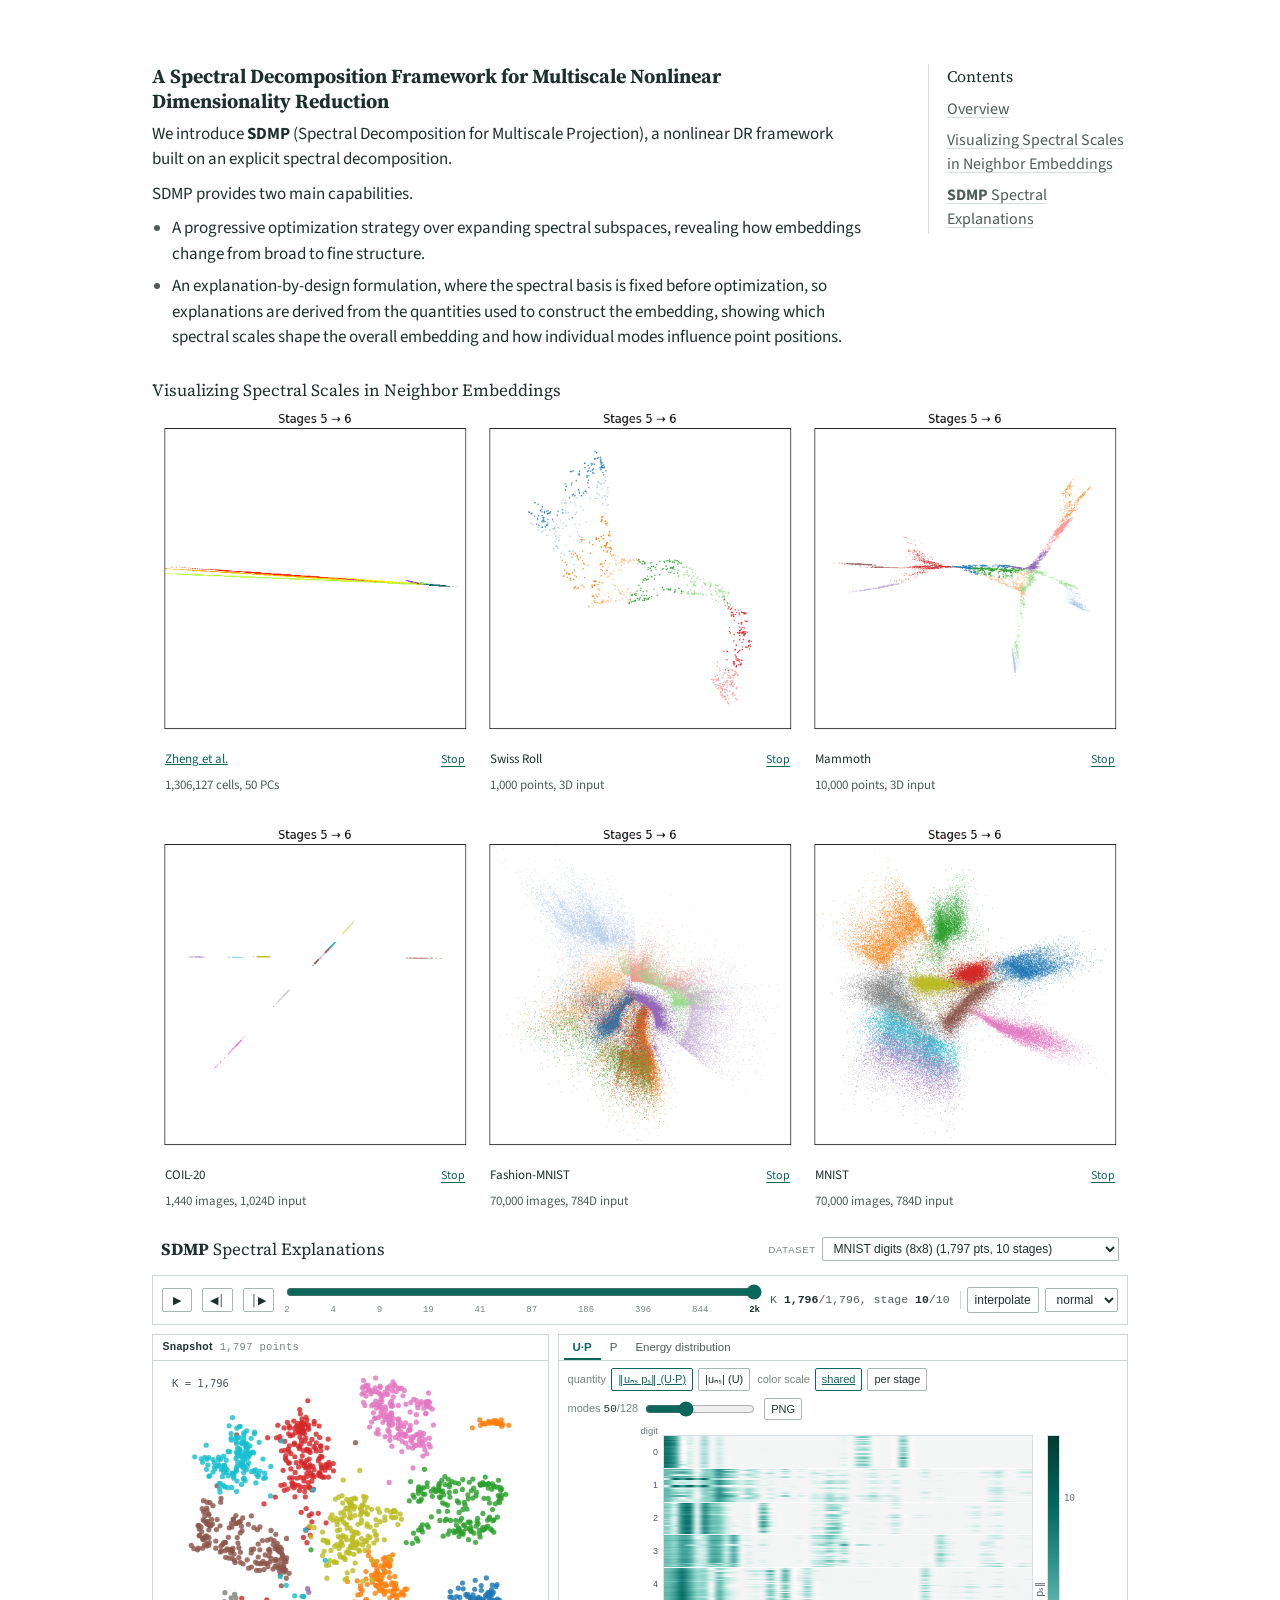
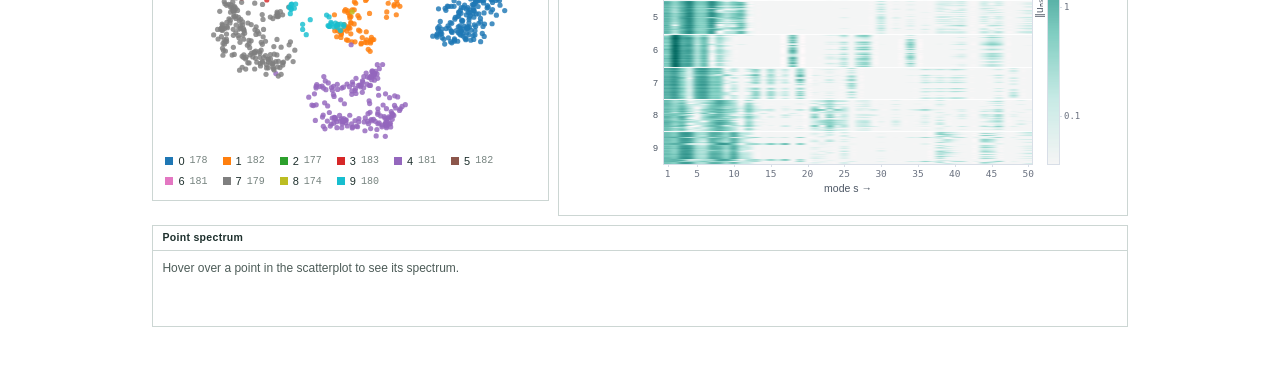
<file: index.html>
<!doctype html>
<html lang="en-US">
<head>
<meta charset="utf-8">
<meta name="viewport" content="width=device-width, initial-scale=1">
<title>SDMP | Spectral Decomposition for Multiscale Projection</title>
<meta name="description" content="A Spectral Decomposition Framework for Multiscale Nonlinear Dimensionality Reduction">
<link rel="stylesheet" href="https://fonts.googleapis.com/css2?family=Source+Sans+3:wght@400;600;700&amp;family=Source+Serif+4:wght@400;700&amp;display=swap">
<link rel="stylesheet" href="assets/style.css">
<link rel="stylesheet" href="assets/project.css">
</head>
<body>
<div class="site-shell">
  <main class="site-main">
    <div class="paper-layout">
      <nav class="contents" aria-labelledby="contents-title">
        <h2 id="contents-title">Contents</h2>
        <ul>
          <li><a href="#overview">Overview</a></li>
          <li><a href="#progressive-embedding">Visualizing Spectral Scales in Neighbor Embeddings</a></li>
          <li><a href="#viewer"><strong>SDMP</strong> Spectral Explanations</a></li>
        </ul>
      </nav>

      <article class="paper">
        <section id="overview" aria-labelledby="paper-title">
          <h1 id="paper-title">A Spectral Decomposition Framework for Multiscale Nonlinear Dimensionality Reduction</h1>
          <div class="abstract">
            <p>We introduce <strong>SDMP</strong> (Spectral Decomposition for Multiscale Projection), a nonlinear DR framework built on an explicit spectral decomposition.</p>
            <p>SDMP provides two main capabilities.</p>
            <ul>
              <li>A progressive optimization strategy over expanding spectral subspaces, revealing how embeddings change from broad to fine structure.</li>
              <li>An explanation-by-design formulation, where the spectral basis is fixed before optimization, so explanations are derived from the quantities used to construct the embedding, showing which spectral scales shape the overall embedding and how individual modes influence point positions.</li>
            </ul>
          </div>
        </section>
      </article>
    </div>

    <section class="progression" id="progressive-embedding" aria-labelledby="progression-title">
      <h2 id="progression-title">Visualizing Spectral Scales in Neighbor Embeddings</h2>
      <div class="animation-grid">
        <figure class="animation">
          <img id="zheng-animation" src="assets/figures/zheng-interpolated.png"
               width="500" height="500" loading="lazy" alt="Zheng et al.">
          <figcaption>
            <a href="https://www.nature.com/articles/ncomms14049">Zheng et al.</a>
            <button type="button" aria-controls="zheng-animation"
                    data-gif="assets/figures/zheng-interpolated.gif">Play</button>
            <span class="dataset-details">1,306,127 cells, 50 PCs</span>
          </figcaption>
        </figure>
        <figure class="animation">
          <img id="swiss-roll-animation" src="assets/figures/swiss-roll-interpolated.png"
               width="500" height="500" loading="lazy" alt="Swiss Roll">
          <figcaption>
            <span>Swiss Roll</span>
            <button type="button" aria-controls="swiss-roll-animation"
                    data-gif="assets/figures/swiss-roll-interpolated.gif">Play</button>
            <span class="dataset-details">1,000 points, 3D input</span>
          </figcaption>
        </figure>
        <figure class="animation">
          <img id="mammoth-animation" src="assets/figures/mammoth-interpolated.png"
               width="500" height="500" loading="lazy" alt="Mammoth">
          <figcaption>
            <span>Mammoth</span>
            <button type="button" aria-controls="mammoth-animation"
                    data-gif="assets/figures/mammoth-interpolated.gif">Play</button>
            <span class="dataset-details">10,000 points, 3D input</span>
          </figcaption>
        </figure>
        <figure class="animation">
          <img id="coil20-animation" src="assets/figures/coil20-interpolated.png"
               width="500" height="500" loading="lazy" alt="COIL-20">
          <figcaption>
            <span>COIL-20</span>
            <button type="button" aria-controls="coil20-animation"
                    data-gif="assets/figures/coil20-interpolated.gif">Play</button>
            <span class="dataset-details">1,440 images, 1,024D input</span>
          </figcaption>
        </figure>
        <figure class="animation">
          <img id="fashion-mnist-animation" src="assets/figures/fashion-mnist-interpolated.png"
               width="500" height="500" loading="lazy" alt="Fashion-MNIST">
          <figcaption>
            <span>Fashion-MNIST</span>
            <button type="button" aria-controls="fashion-mnist-animation"
                    data-gif="assets/figures/fashion-mnist-interpolated.gif">Play</button>
            <span class="dataset-details">70,000 images, 784D input</span>
          </figcaption>
        </figure>
        <figure class="animation">
          <img id="mnist-animation" src="assets/figures/mnist-interpolated.png"
               width="500" height="500" loading="lazy" alt="MNIST">
          <figcaption>
            <span>MNIST</span>
            <button type="button" aria-controls="mnist-animation"
                    data-gif="assets/figures/mnist-interpolated.gif">Play</button>
            <span class="dataset-details">70,000 images, 784D input</span>
          </figcaption>
        </figure>
      </div>
    </section>

    <section id="viewer" class="viewer" aria-labelledby="viewer-title" tabindex="0">
      <header class="top">
        <div>
          <h2 id="viewer-title"><strong>SDMP</strong> Spectral Explanations</h2>
        </div>
        <div class="spacer"></div>
        <div class="field">
          <label for="dataset">Dataset</label>
          <select id="dataset"></select>
        </div>
        <div class="field" id="scheme-field" hidden>
          <label for="scheme">Color by</label>
          <select id="scheme"></select>
        </div>
      </header>

      <div id="status" class="status" role="status">Loading&hellip;</div>

      <div id="main" hidden>

        <section class="player" aria-label="Stage player">
          <button class="play" id="play" title="Play / pause (space)" aria-label="Play">&#9654;</button>
          <button class="step" id="prev" title="Previous stage (left arrow)" aria-label="Previous stage">&#9664;&#9474;</button>
          <button class="step" id="next" title="Next stage (right arrow)" aria-label="Next stage">&#9474;&#9654;</button>
          <div class="track">
            <input type="range" id="stage" min="0" max="9" step="1" value="9" aria-label="Stage">
            <div class="ticks" id="stage-ticks"></div>
          </div>
          <div class="stage-readout" id="stage-readout"></div>
          <div class="toggles">
            <div class="sep"></div>
            <button id="tween" aria-pressed="false" title="Interpolate between stages while playing. The in-between frames are not fitted layouts.">interpolate</button>
            <select id="speed" aria-label="Playback speed">
              <option value="1400">slow</option>
              <option value="800" selected>normal</option>
              <option value="420">fast</option>
            </select>
          </div>
        </section>

        <div class="grid">

          <section class="card" aria-label="Snapshot">
            <h3>Snapshot <span class="note" id="snap-note"></span></h3>
            <div class="canvas-host" id="snap-host">
              <canvas id="snap" width="900" height="900"></canvas>
              <div class="readout" id="snap-readout"></div>
            </div>
            <div class="legend" id="legend"></div>
          </section>

          <section class="card" aria-label="Per-mode heatmaps">
            <div class="tabs" role="tablist">
              <button role="tab" id="tab-up" aria-selected="true" aria-controls="panel-host">U&middot;P</button>
              <button role="tab" id="tab-coeff" aria-selected="false" aria-controls="panel-host">P</button>
              <button role="tab" id="tab-response" aria-selected="false" aria-controls="panel-host">Energy distribution</button>
            </div>
            <div class="tab-tools" id="tab-tools"></div>
            <div class="canvas-host" id="panel-host">
              <canvas id="panel" width="1000" height="640"></canvas>
              <div class="readout" id="panel-readout"></div>
            </div>
          </section>
        </div>

        <section class="card inspector" aria-label="Hovered point">
          <h3>Point spectrum <span class="note" id="point-note"></span></h3>
          <div class="inspector-body" id="point-body" hidden>
            <figure class="specimen" id="point-specimen" hidden>
              <canvas id="point-thumb" width="112" height="112" role="img" aria-label="Input image of the active point"></canvas>
              <figcaption id="point-specimen-note"></figcaption>
            </figure>
            <div class="inspector-main">
              <div class="head" id="point-head"></div>
              <div class="canvas-host" id="point-host">
                <canvas id="point" width="1000" height="300"></canvas>
                <div class="readout" id="point-readout"></div>
              </div>
            </div>
          </div>
          <div id="point-empty">Hover over a point in the scatterplot to see its spectrum.</div>
        </section>

      </div>
    </section>
  </main>
</div>

<script src="assets/project.js"></script>
<script src="assets/app.js"></script>
</body>
</html>
</file>
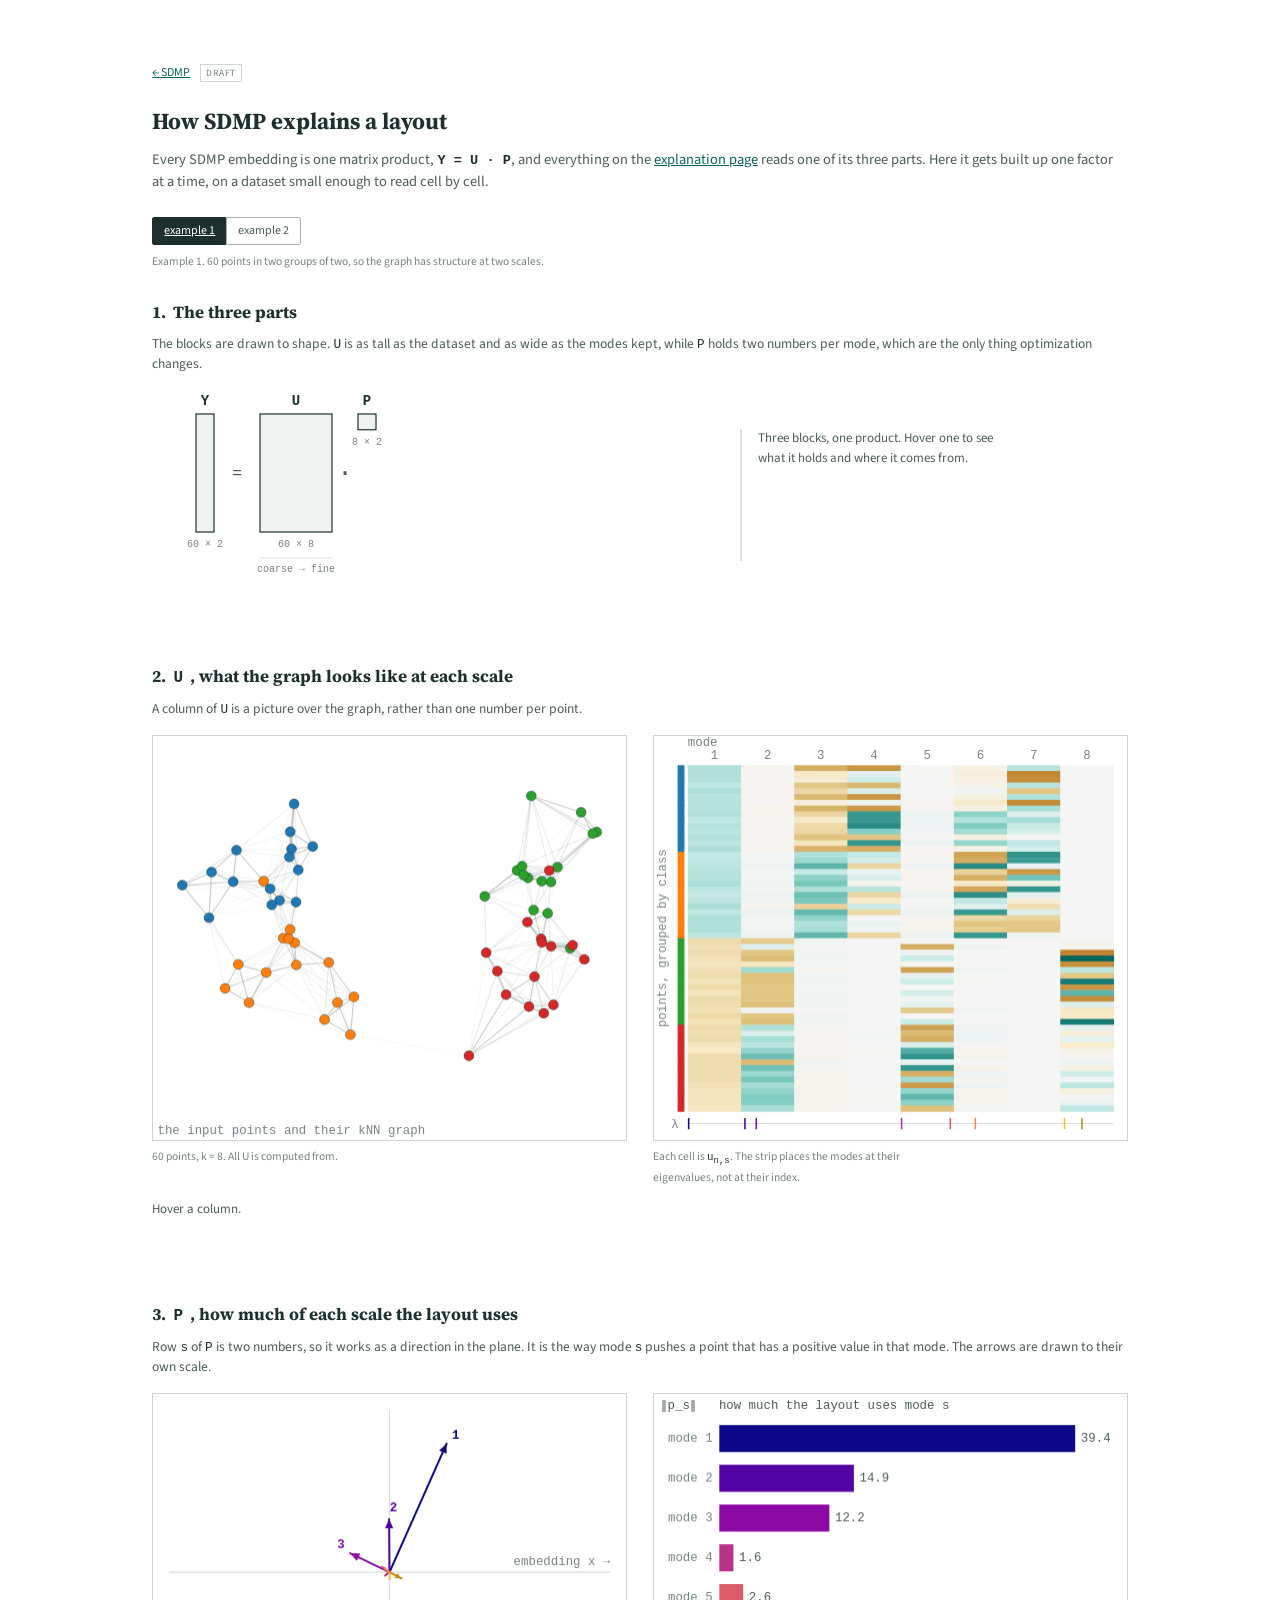
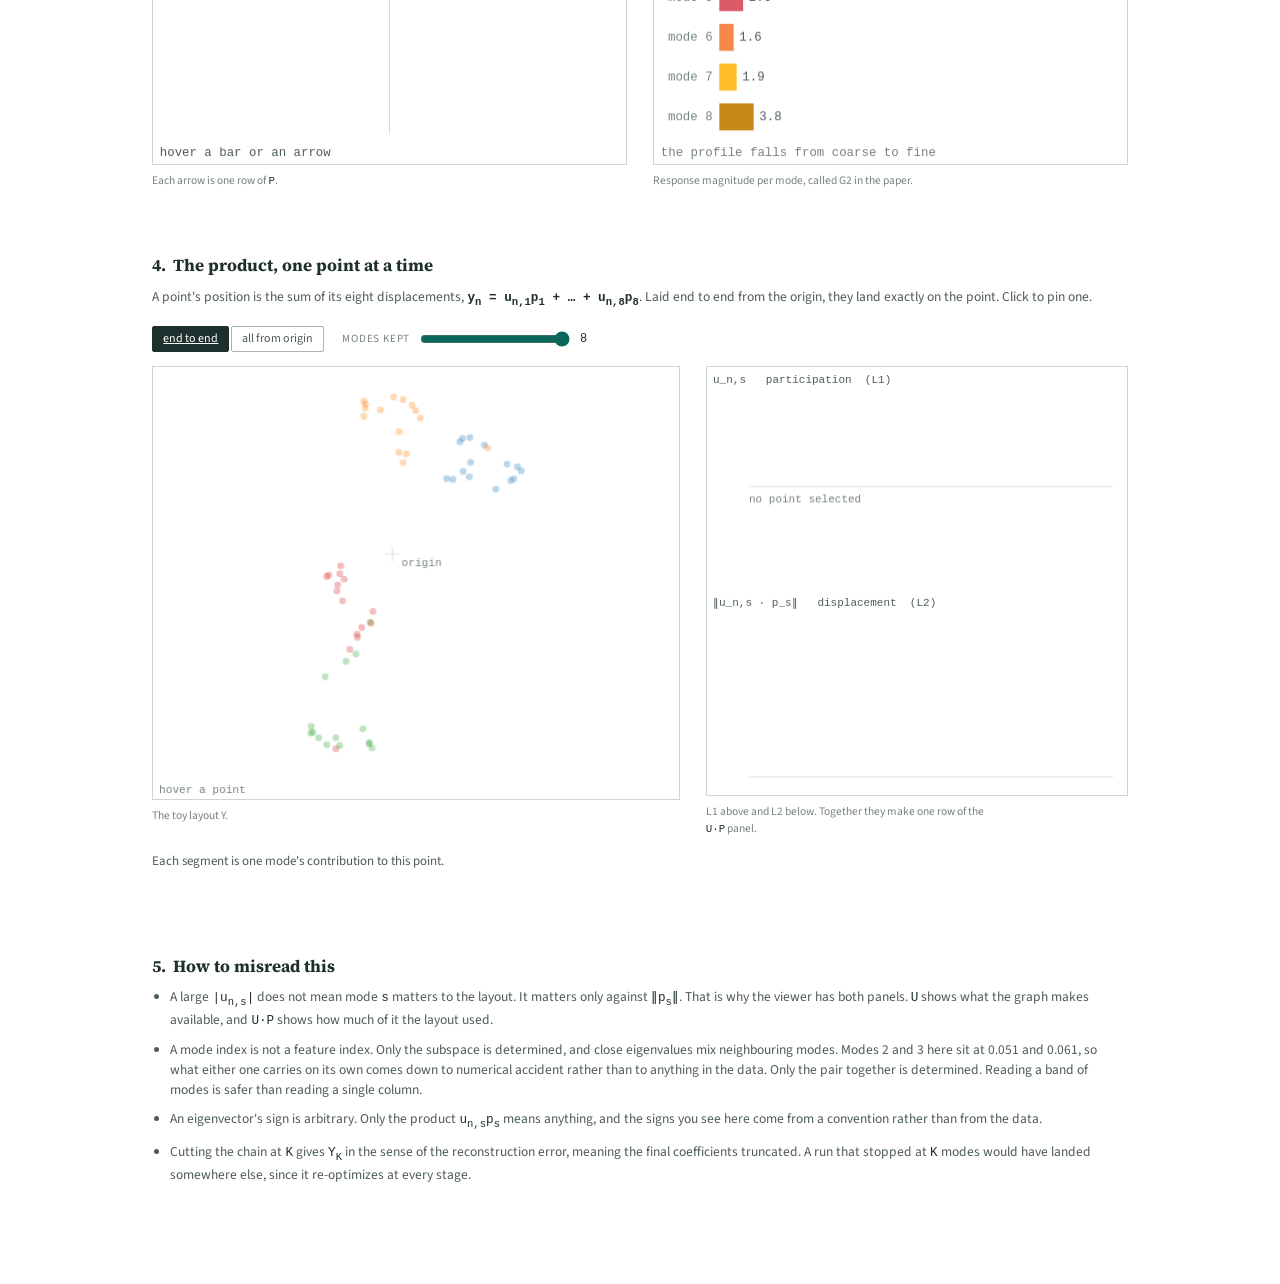
<file: explain/index.html>
<!doctype html>
<html lang="en-US">
<head>
<meta charset="utf-8">
<meta name="viewport" content="width=device-width, initial-scale=1">
<meta name="robots" content="noindex, nofollow, noarchive, nosnippet">
<title>How SDMP explains a layout</title>
<meta name="description" content="An interactive reading of Y = U · P, the equation behind SDMP's explanations.">
<link rel="stylesheet" href="https://fonts.googleapis.com/css2?family=Source+Sans+3:wght@400;600;700&amp;family=Source+Serif+4:wght@400;700&amp;display=swap">
<link rel="stylesheet" href="../assets/style.css">
<link rel="stylesheet" href="../assets/project.css">
<link rel="stylesheet" href="../assets/explain.css">
</head>
<body>
<div class="site-shell">
<main class="site-main explainer">

  <p class="crumb"><a href="../">&larr; SDMP</a> <span>draft</span></p>

  <h1>How SDMP explains a layout</h1>
  <p class="lede">
    Every SDMP embedding is one matrix product, <span class="eq">Y = U &middot; P</span>,
    and everything on the <a href="../#viewer">explanation page</a> reads
    one of its three parts. Here it gets built up one factor at a time, on a
    dataset small enough to read cell by cell.
  </p>

  <div class="toy-switch" id="toy-switch" role="group" aria-label="Example dataset"></div>
  <p class="sub" id="toy-note"></p>

  <!-- 0 ------------------------------------------------------------------ -->
  <section class="step" id="step-eq">
    <h2><span class="num">1.</span> The three parts</h2>
    <p class="caption">
      The blocks are drawn to shape. <span class="sym">U</span> is as tall as the
      dataset and as wide as the modes kept, while <span class="sym">P</span> holds
      two numbers per mode, which are the only thing optimization changes.
    </p>
    <div class="eq-row">
      <svg id="eq-svg" viewBox="0 0 560 210" role="img" aria-label="Y equals U times P"></svg>
      <div class="gloss" id="eq-gloss"></div>
    </div>
  </section>

  <!-- 1 ------------------------------------------------------------------ -->
  <section class="step" id="step-u">
    <h2><span class="num">2.</span> <span class="sym">U</span>, what the graph looks like at each scale</h2>
    <p class="caption">
      A column of <span class="sym">U</span> is a picture over the graph, rather
      than one number per point.
    </p>
    <div class="two-up">
      <div class="pane">
        <canvas id="graph" width="420" height="360"></canvas>
        <p class="sub" id="graph-sub"></p>
      </div>
      <div class="pane">
        <canvas id="umat" width="420" height="360"></canvas>
        <p class="sub" id="umat-sub"></p>
      </div>
    </div>
    <p class="mode-note" id="mode-note"></p>
  </section>

  <!-- 2 ------------------------------------------------------------------ -->
  <section class="step" id="step-p">
    <h2><span class="num">3.</span> <span class="sym">P</span>, how much of each scale the layout uses</h2>
    <p class="caption">
      Row <span class="sym">s</span> of <span class="sym">P</span> is two numbers,
      so it works as a direction in the plane. It is the way mode
      <span class="sym">s</span> pushes a point that has a positive value in that
      mode. The arrows are drawn to their own scale.
    </p>
    <div class="two-up">
      <div class="pane">
        <canvas id="parrows" width="420" height="330"></canvas>
        <p class="sub">Each arrow is one row of <span class="sym">P</span>.</p>
      </div>
      <div class="pane">
        <canvas id="pbars" width="420" height="330"></canvas>
        <p class="sub">Response magnitude per mode, called G2 in the paper.</p>
      </div>
    </div>
  </section>

  <!-- 3 ------------------------------------------------------------------ -->
  <section class="step" id="step-chain">
    <h2><span class="num">4.</span> The product, one point at a time</h2>
    <p class="caption">
      A point's position is the sum of its eight displacements,
      <span class="eq">y<sub>n</sub> = u<sub>n,1</sub>p<sub>1</sub> + &hellip; + u<sub>n,8</sub>p<sub>8</sub></span>.
      Laid end to end from the origin, they land exactly on the point. Click to pin
      one.
    </p>
    <div class="chain-tools">
      <div class="seg" role="group" aria-label="Arrangement">
        <button id="mode-chain" class="on">end to end</button>
        <button id="mode-fan">all from origin</button>
      </div>
      <label class="cut">
        modes kept
        <input type="range" id="cutoff" min="1" max="8" step="1" value="8">
        <output id="cutoff-out">8</output>
      </label>
      <button id="clear-pin" class="ghost" hidden>unpin</button>
    </div>
    <div class="two-up chain-up">
      <div class="pane">
        <canvas id="chain" width="520" height="430"></canvas>
        <p class="sub" id="chain-sub"></p>
      </div>
      <div class="pane">
        <canvas id="pointbars" width="420" height="430"></canvas>
        <p class="sub">
          L1 above and L2 below. Together they make one row of the
          <span class="sym">U&middot;P</span> panel.
        </p>
      </div>
    </div>
    <p class="mode-note" id="chain-note"></p>
  </section>

  <!-- 4 ------------------------------------------------------------------ -->
  <section class="step" id="step-caveat">
    <h2><span class="num">5.</span> How to misread this</h2>
    <ul class="caveats">
      <li>
        A large <span class="sym">|u<sub>n,s</sub>|</span> does not mean mode
        <span class="sym">s</span> matters to the layout. It matters only against
        <span class="sym">&#8214;p<sub>s</sub>&#8214;</span>. That is why the viewer
        has both panels. <span class="sym">U</span> shows what the graph makes
        available, and <span class="sym">U&middot;P</span> shows how much of it the
        layout used.
      </li>
      <li>
        A mode index is not a feature index. Only the subspace is determined, and
        close eigenvalues mix neighbouring modes.
        <span id="degen-note"></span>
        Reading a band of modes is safer than reading a single column.
      </li>
      <li>
        An eigenvector's sign is arbitrary. Only the product
        <span class="sym">u<sub>n,s</sub>p<sub>s</sub></span> means anything, and the
        signs you see here come from a convention rather than from the data.
      </li>
      <li>
        Cutting the chain at <span class="sym">K</span> gives
        <span class="sym">Y<sub>K</sub></span> in the sense of the reconstruction
        error, meaning the final coefficients truncated. A run that stopped at
        <span class="sym">K</span> modes would have landed somewhere else, since it
        re-optimizes at every stage.
      </li>
    </ul>
  </section>

</main>
</div>
<script src="../assets/explain.js" data-toy="../data/explainer_toy.json"></script>
</body>
</html>
</file>
<file: assets/style.css>
/* Spectral progressive viewer -- static styling, no build step.
   Light only: the BrBG heatmaps and the paper figures are drawn on white, and
   a dark canvas would change what a colour means. */
:root {
  color-scheme: light;
  --panel: #ffffff;
  --border: #ccd6d3;
  --border-strong: #aab6b3;
  --text: #1e302d;
  --subtext: #4d5c58;
  --faint: #76837f;
  --accent: #0b665b;
  --mono: ui-monospace, SFMono-Regular, "SF Mono", Menlo, Consolas, monospace;
  /* Flat panel chrome: hairline rules and square corners, like a vis tool. */
  --radius: 0;
}

* { box-sizing: border-box; }
[hidden] { display: none !important; }

html, body {
  margin: 0;
  padding: 0;
  background: var(--panel);
  color: var(--text);
  font: 14px/1.5 -apple-system, BlinkMacSystemFont, "Segoe UI", Roboto, Helvetica, Arial, sans-serif;
  -webkit-font-smoothing: antialiased;
}

a { color: var(--accent); }

header.top {
  display: flex;
  flex-wrap: wrap;
  gap: 14px;
}

.spacer { flex: 1 1 auto; }

.field {
  display: flex;
  flex-direction: column;
  gap: 3px;
}

.field > label {
  font-size: 9.5px;
  text-transform: uppercase;
  letter-spacing: 0.07em;
  color: var(--faint);
}

select, button, input[type="number"] {
  font: inherit;
  font-size: 12px;
  color: var(--text);
  background: var(--panel);
  border: 1px solid var(--border-strong);
  border-radius: 2px;
  padding: 3px 7px;
}

select:focus-visible, button:focus-visible, input:focus-visible {
  outline: 2px solid var(--accent);
  outline-offset: 1px;
}

button { cursor: pointer; }
button:hover { border-color: var(--accent); }
button[aria-pressed="true"], button.on {
  border-color: var(--accent);
  color: var(--accent);
  text-decoration: underline;
}
button:disabled { opacity: 0.45; cursor: default; }

/* --- player ------------------------------------------------------------- */
.player {
  display: flex;
  align-items: center;
  gap: 10px;
  flex-wrap: wrap;
  background: var(--panel);
  border: 1px solid var(--border);
  padding: 6px 9px;
  margin-bottom: 9px;
}

.player .play {
  width: 30px;
  height: 24px;
  display: grid;
  place-items: center;
  font-size: 11px;
}

.player .step { padding: 3px 7px; font-size: 11px; }

.track { flex: 1 1 320px; min-width: 240px; }

input[type="range"] {
  width: 100%;
  accent-color: var(--accent);
}

.stage-readout {
  font-family: var(--mono);
  font-size: 11.5px;
  color: var(--subtext);
  white-space: nowrap;
  min-width: 20ch;
}

.stage-readout b { color: var(--text); font-weight: 600; }

.ticks {
  display: flex;
  justify-content: space-between;
  font-family: var(--mono);
  font-size: 9px;
  color: var(--faint);
  margin-top: -2px;
  user-select: none;
}

.ticks span { cursor: pointer; }
.ticks span:hover { color: var(--accent); }
.ticks span.cur { color: var(--text); font-weight: 700; }

.toggles { display: flex; gap: 6px; align-items: center; }
.toggles .sep { width: 1px; height: 18px; background: var(--border); }

/* --- layout ------------------------------------------------------------- */
.grid {
  display: grid;
  grid-template-columns: minmax(340px, 0.82fr) minmax(420px, 1.18fr);
  gap: 9px;
  align-items: start;
}

@media (max-width: 1040px) {
  .grid { grid-template-columns: 1fr; }
}

.card {
  background: var(--panel);
  border: 1px solid var(--border);
  padding: 0 9px 9px;
  min-width: 0;
}

/* The title is a strip across the top of the box, not a line of prose in it. */
.card > h3 {
  margin: 0 -9px 8px;
  padding: 4px 9px;
  border-bottom: 1px solid var(--border);
  font-size: 10.5px;
  font-weight: 650;
  letter-spacing: 0.03em;
  display: flex;
  align-items: baseline;
  gap: 7px;
}

.card > h3 .note {
  font-weight: 400;
  font-family: var(--mono);
  font-size: 10.5px;
  color: var(--faint);
}

.canvas-host {
  position: relative;
  width: 100%;
}

.canvas-host canvas {
  display: block;
  max-width: 100%;
  cursor: crosshair;
}

/* --- tabs --------------------------------------------------------------- */
.tabs {
  display: flex;
  gap: 0;
  border-bottom: 1px solid var(--border);
  margin: 0 -9px 7px;
  padding: 0 5px;
}

.tabs button {
  border: 0;
  border-radius: 0;
  background: transparent;
  padding: 4px 9px;
  font-size: 11.5px;
  color: var(--subtext);
  box-shadow: inset 0 -2px 0 transparent;
}

.tabs button:hover { background: transparent; color: var(--text); }

.tabs button[aria-selected="true"] {
  color: var(--accent);
  font-weight: 650;
  box-shadow: inset 0 -2px 0 var(--accent);
}

.tab-tools {
  display: flex;
  align-items: center;
  gap: 7px;
  flex-wrap: wrap;
  margin-bottom: 6px;
  font-size: 11px;
  color: var(--faint);
}

.tab-tools .mini { padding: 2px 6px; font-size: 11px; }
.tab-tools .modes { display: flex; align-items: center; gap: 5px; }
.tab-tools .modes input[type="range"] { width: 110px; }
.tab-tools code { font-family: var(--mono); font-size: 11px; color: var(--text); }

/* --- legend ------------------------------------------------------------- */
.legend {
  display: flex;
  flex-wrap: wrap;
  gap: 2px 9px;
  margin-top: 7px;
  font-size: 11px;
  max-height: 78px;
  overflow-y: auto;
}

.legend .item {
  display: flex;
  align-items: center;
  gap: 5px;
  cursor: pointer;
  padding: 1px 3px;
  border-radius: 4px;
  user-select: none;
}

.legend .item:hover, .legend .item.solo { text-decoration: underline; }
.legend .item.dim { opacity: 0.35; }

.legend .swatch {
  width: 8px;
  height: 8px;
  flex: 0 0 auto;
}

.legend .count { color: var(--faint); font-family: var(--mono); font-size: 10px; }

/* A continuous scheme has no entries to list, so the legend becomes the scale. */
.legend.ramp { display: block; max-height: none; overflow: visible; }

.rampwrap {
  display: flex;
  align-items: center;
  gap: 7px;
}

.rampwrap .end {
  font-family: var(--mono);
  font-size: 10.5px;
  color: var(--subtext);
  white-space: nowrap;
}

.rampbar {
  flex: 1 1 auto;
  height: 10px;
  min-width: 80px;
  border: 1px solid var(--border-strong);
  border-radius: 2px;
}

/* --- point inspector ---------------------------------------------------- */
.inspector { margin-top: 9px; }

/* The input image to the left of the spectrum, the panels to the right of it.
   Flex rather than a grid so a run with no images collapses to one column on
   its own, with no second rule to keep in step. */
.inspector-body {
  display: flex;
  align-items: flex-start;
  gap: 12px;
}

.inspector-main { flex: 1 1 auto; min-width: 0; }

/* A specimen chip, deliberately unlike the panels beside it: square, framed,
   on its own dark ground, so it is never read as one more heatmap.  Its size
   is the one knob below -- app.js reads it back off the element rather than
   carrying a second copy, so the canvas is drawn at whatever this says. */
.specimen {
  --specimen-size: 88px;
  flex: 0 0 auto;
  width: var(--specimen-size);
  margin: 0;
}

.specimen canvas {
  display: block;
  width: var(--specimen-size);
  height: var(--specimen-size);
  background: #10171a;
  border: 1px solid var(--border-strong);
  image-rendering: pixelated;
}

.specimen figcaption {
  margin-top: 4px;
  font-family: var(--mono);
  font-size: 10px;
  color: var(--faint);
  text-align: center;
}

@media (max-width: 620px) {
  .inspector-body { flex-direction: column; }
}

.inspector .head {
  display: flex;
  align-items: baseline;
  gap: 12px;
  flex-wrap: wrap;
  margin-bottom: 6px;
  font-size: 11.5px;
}

.inspector .head .who { font-weight: 600; display: flex; align-items: center; gap: 6px; }
.inspector .head .who .swatch { width: 10px; height: 10px; border-radius: 2px; }
.inspector .head .meta { color: var(--subtext); font-family: var(--mono); font-size: 11.5px; }
.inspector .head .pinned {
  font-size: 10.5px;
  text-transform: uppercase;
  letter-spacing: 0.06em;
  color: var(--accent);
}

#point-empty {
  height: 58px;
  color: var(--subtext);
  font-size: 12px;
}

/* --- readout tooltip ---------------------------------------------------- */
.readout {
  position: absolute;
  pointer-events: none;
  background: var(--panel);
  color: var(--text);
  border: 1px solid var(--border);
  font-family: var(--mono);
  font-size: 11px;
  line-height: 1.45;
  padding: 4px 7px;
  border-radius: 5px;
  white-space: pre;
  opacity: 0;
  transition: opacity 90ms linear;
  z-index: 5;
  max-width: 320px;
}

.readout.show { opacity: 1; }

/* With a thumbnail the tooltip becomes image + numbers, so the pre-wrapped
   text moves into its own box and the padding comes off the image edge. */
.readout .rwrap {
  display: flex;
  align-items: flex-start;
  gap: 7px;
}

.readout .rwrap .chip {
  flex: 0 0 auto;
  width: 44px;
  height: 44px;
  background: #10171a;
  border: 1px solid var(--border);
  image-rendering: pixelated;
}

.readout .rtext { white-space: pre; }

.status {
  padding: 30px 0;
  text-align: center;
  color: var(--faint);
  font-size: 13px;
}

.status.error { color: #b42318; }
</file>
<file: assets/project.css>
:root {
  --paper-ink: #1e302d;
  --paper-muted: #4d5c58;
  --paper-rule: #d7dfdb;
  --paper-accent: #0b665b;
  --paper-serif: "Source Serif 4", Georgia, serif;
  --paper-sans: "Source Sans 3", -apple-system, BlinkMacSystemFont, "Segoe UI", sans-serif;
}

body {
  color: var(--paper-ink);
}

.site-shell {
  max-width: 1180px;
  padding: clamp(36px, 5vw, 64px) clamp(24px, 8vw, 128px) 64px;
  margin-inline: auto;
}

.paper-layout {
  display: grid;
  grid-template-columns: minmax(0, 1fr) 200px;
  grid-template-areas: "paper contents";
  gap: clamp(28px, 5vw, 68px);
  align-items: start;
}

.paper { grid-area: paper; }

.paper-layout, .progression { font-family: var(--paper-sans); }

.paper h1, .progression h2, .viewer .top h2 {
  font-family: var(--paper-serif);
  font-weight: 400;
  line-height: 1.24;
  margin: 0;
}

.paper h1 {
  margin-bottom: 8px;
  font-size: 20px;
  font-weight: 700;
}

.abstract {
  font-size: 17px;
  line-height: 1.5;
}

.abstract p { margin: 0 0 9px; }

.abstract ul {
  margin: 0 0 9px;
  padding-left: 20px;
  display: grid;
  gap: 7px;
}

.abstract li::marker { color: var(--paper-muted); }

.contents {
  grid-area: contents;
  position: sticky;
  top: 26px;
  padding: 3px 0 3px 18px;
  border-left: 1px solid var(--paper-rule);
}

.contents h2 {
  font: 400 16px/1.24 var(--paper-serif);
  margin: 0 0 10px;
}

.contents ul {
  list-style: none;
  margin: 0;
  padding: 0;
  display: grid;
  gap: 7px;
}

.contents a {
  color: var(--paper-muted);
  font-size: 16px;
  text-decoration-color: var(--paper-rule);
  text-underline-offset: 3px;
}

.contents a:hover { color: var(--paper-accent); }

.site-main section[id] { scroll-margin-top: 24px; }

.progression { margin-top: 20px; }

.progression h2, .viewer .top h2 {
  font-size: 17px;
}

/* How many animations sit in a row, and so how big each one is.  The sources
   are 500 px square, and the shell's measure is ~1136 px, so three columns put
   a panel at ~365 px -- large enough to read the structure, still under its
   own resolution.  Six datasets divide evenly by 6, 3 and 2, so those are the
   counts that leave no ragged last row. */
.animation-grid {
  --animation-columns: 3;
  /* Each GIF carries a 6% white margin around its drawn frame, which is what
     actually separates the panels.  Letting the image spill --shot-bleed past
     its cell pulls the frames to 3.8%-96.2% of the cell, so the visible gap
     drops from 12% of a panel to 7.6%.  Only the white margins overlap --
     nothing is drawn outside 6%-94% of a GIF -- so the spill never shows.
     Raising the bleed tightens the gap further; 6% would close it entirely. */
  --shot-bleed: 2.5%;
  --frame-inset: 3.8%;
  display: grid;
  grid-template-columns: repeat(var(--animation-columns), minmax(0, 1fr));
  column-gap: 0;
  row-gap: 16px;
}

.animation {
  display: flex;
  flex-direction: column;
  margin: 0;
}

.animation img {
  display: block;
  width: 100%;
  aspect-ratio: 1;
  height: auto;
  object-fit: contain;
  padding: 0;
  width: calc(100% + 2 * var(--shot-bleed));
  margin-inline: calc(-1 * var(--shot-bleed));
}

.animation figcaption {
  display: flex;
  align-items: center;
  align-content: flex-start;
  justify-content: space-between;
  flex: 1;
  flex-wrap: wrap;
  gap: 3px 8px;
  /* Aligned to the drawn frame, which the bleed above puts at --frame-inset:
     the label starts under its left edge, the button ends under its right. */
  padding: 5px var(--frame-inset);
  font-size: 13px;
}

.dataset-details {
  flex-basis: 100%;
  color: var(--paper-muted);
}

.animation button {
  color: var(--paper-accent);
  background: transparent;
  border: 0;
  padding: 4px 0;
  text-decoration: underline;
  text-underline-offset: 3px;
}

.viewer {
  margin-top: 16px;
}

.viewer .top {
  align-items: center;
  gap: 8px 16px;
  margin-bottom: 9px;
  padding: 5px 9px;
}

.viewer .top .field {
  flex-direction: row;
  align-items: baseline;
  gap: 6px;
  flex: 0 1 auto;
  min-width: 0;
}

.viewer .field select { max-width: 100%; min-width: 0; }
.viewer .track { min-width: min(240px, 100%); }

@media (max-width: 800px) {
  .animation-grid { --animation-columns: 2; }

  .paper-layout {
    grid-template-columns: minmax(0, 1fr);
    grid-template-areas: "contents" "paper";
    gap: 25px;
  }

  .contents {
    position: static;
    border-left: 0;
    border-bottom: 1px solid var(--paper-rule);
    padding: 0 0 13px;
  }

  .contents ul {
    display: flex;
    flex-wrap: wrap;
    gap: 6px 16px;
  }

  .viewer .top .spacer { display: none; }
  .viewer .top > :first-child { flex-basis: 100%; }
}

@media (max-width: 480px) {
  .animation-grid { --animation-columns: 1; }
  .viewer .field { min-width: 0; }
}
</file>
<file: assets/explain.css>
/* "How SDMP explains a layout" -- prototype explainer.
   Light only and flat, like the viewer: the diverging ramps are read against
   white and a dark panel would change what a colour means. */

.explainer {
  font-family: var(--paper-sans);
  max-width: 1000px;
}

.explainer .crumb {
  font-size: 12px;
  color: var(--faint);
  margin: 0 0 22px;
  display: flex;
  gap: 10px;
  align-items: baseline;
}
.explainer .crumb span {
  text-transform: uppercase;
  letter-spacing: 0.08em;
  font-size: 9.5px;
  border: 1px solid var(--border);
  padding: 1px 5px;
}

.explainer h1 {
  font-family: var(--paper-serif);
  font-size: 23px;
  font-weight: 700;
  margin: 0 0 10px;
}

.explainer .lede {
  font-size: 14.5px;
  color: var(--paper-muted);
  margin: 0 0 24px;
}

.sym, .eq {
  font-family: var(--mono);
  font-size: 0.94em;
  color: var(--paper-ink);
}
.eq { font-weight: 600; }

/* ---------------------------------------------------------------- steps */

.step {
  padding: 30px 0 34px;
}

.step h2 {
  font-family: var(--paper-serif);
  font-size: 17px;
  font-weight: 700;
  margin: 0 0 8px;
  display: flex;
  align-items: baseline;
  gap: 7px;
}

.step h2 .num {
  flex: none;
}

.caption {
  color: var(--paper-muted);
  margin: 0 0 16px;
  font-size: 13.5px;
}

.sub {
  font-size: 11.5px;
  color: var(--faint);
  margin: 7px 0 0;
  max-width: 48ch;
}

.mode-note {
  margin: 14px 0 0;
  font-size: 13px;
  color: var(--paper-muted);
  min-height: 38px;
}

.two-up {
  display: grid;
  grid-template-columns: repeat(2, minmax(0, 1fr));
  gap: 26px;
  align-items: start;
}
.chain-up { grid-template-columns: minmax(0, 1.25fr) minmax(0, 1fr); }

.pane canvas {
  display: block;
  width: 100%;
  height: auto;
  border: 1px solid var(--border);
  background: var(--panel);
  touch-action: none;
}

/* ------------------------------------------------------------- toy switch */

.toy-switch {
  display: flex;
  gap: 0;
  margin: 0 0 6px;
}
.toy-switch button {
  font: inherit;
  font-size: 12px;
  padding: 4px 11px;
  border: 1px solid var(--border-strong);
  margin-left: -1px;
  background: var(--panel);
  color: var(--subtext);
  cursor: pointer;
}
.toy-switch button:first-child { margin-left: 0; }

/* it sits under the full-width switch, not under a half-width canvas */
#toy-note { max-width: none; margin-top: 8px; }
.toy-switch button.on {
  background: var(--paper-ink);
  border-color: var(--paper-ink);
  color: var(--panel);
}

/* ------------------------------------------------------------- equation */

.eq-row {
  display: grid;
  grid-template-columns: minmax(0, 560px) minmax(0, 1fr);
  gap: 28px;
  align-items: center;
}
#eq-svg { width: 100%; height: auto; }

.gloss {
  border-left: 2px solid var(--paper-rule);
  padding-left: 16px;
  min-height: 132px;
}
.gloss h3 {
  margin: 0 0 4px;
  font-family: var(--mono);
  font-size: 15px;
  font-weight: 600;
}
.gloss p { margin: 0 0 8px; font-size: 13px; color: var(--paper-muted); max-width: 42ch; }
.gloss .flow {
  font-family: var(--mono);
  font-size: 11px;
  color: var(--paper-ink);
  background: #f3f7f6;
  padding: 6px 8px;
  line-height: 1.7;
}
.gloss .learned {
  display: inline-block;
  margin-top: 8px;
  font-size: 10px;
  letter-spacing: 0.07em;
  text-transform: uppercase;
  border: 1px solid var(--border-strong);
  padding: 1px 6px;
  color: var(--subtext);
}

/* ---------------------------------------------------------- chain tools */

.chain-tools {
  display: flex;
  align-items: center;
  gap: 18px;
  margin: 0 0 14px;
  flex-wrap: wrap;
}
.seg button {
  font: inherit;
  font-size: 12px;
  padding: 3px 10px;
  border: 1px solid var(--border-strong);
  margin-left: -1px;
  background: var(--panel);
  color: var(--subtext);
  cursor: pointer;
}
.seg button:first-child { margin-left: 0; }
.seg button.on { background: var(--paper-ink); border-color: var(--paper-ink); color: var(--panel); }

.cut {
  display: flex;
  align-items: center;
  gap: 8px;
  font-size: 11px;
  text-transform: uppercase;
  letter-spacing: 0.07em;
  color: var(--faint);
}
.cut input { width: 150px; }
.cut output { font-family: var(--mono); font-size: 12px; color: var(--paper-ink); }

button.ghost {
  font: inherit;
  font-size: 12px;
  padding: 3px 10px;
  border: 1px solid var(--border-strong);
  background: var(--panel);
  color: var(--subtext);
  cursor: pointer;
}

/* ---------------------------------------------------------------- misc */

.caveats {
  margin: 0;
  padding-left: 18px;
  color: var(--paper-muted);
  font-size: 13.5px;
}
.caveats li { margin-bottom: 9px; }

@media (max-width: 820px) {
  .two-up, .chain-up, .eq-row { grid-template-columns: minmax(0, 1fr); }
}
</file>
